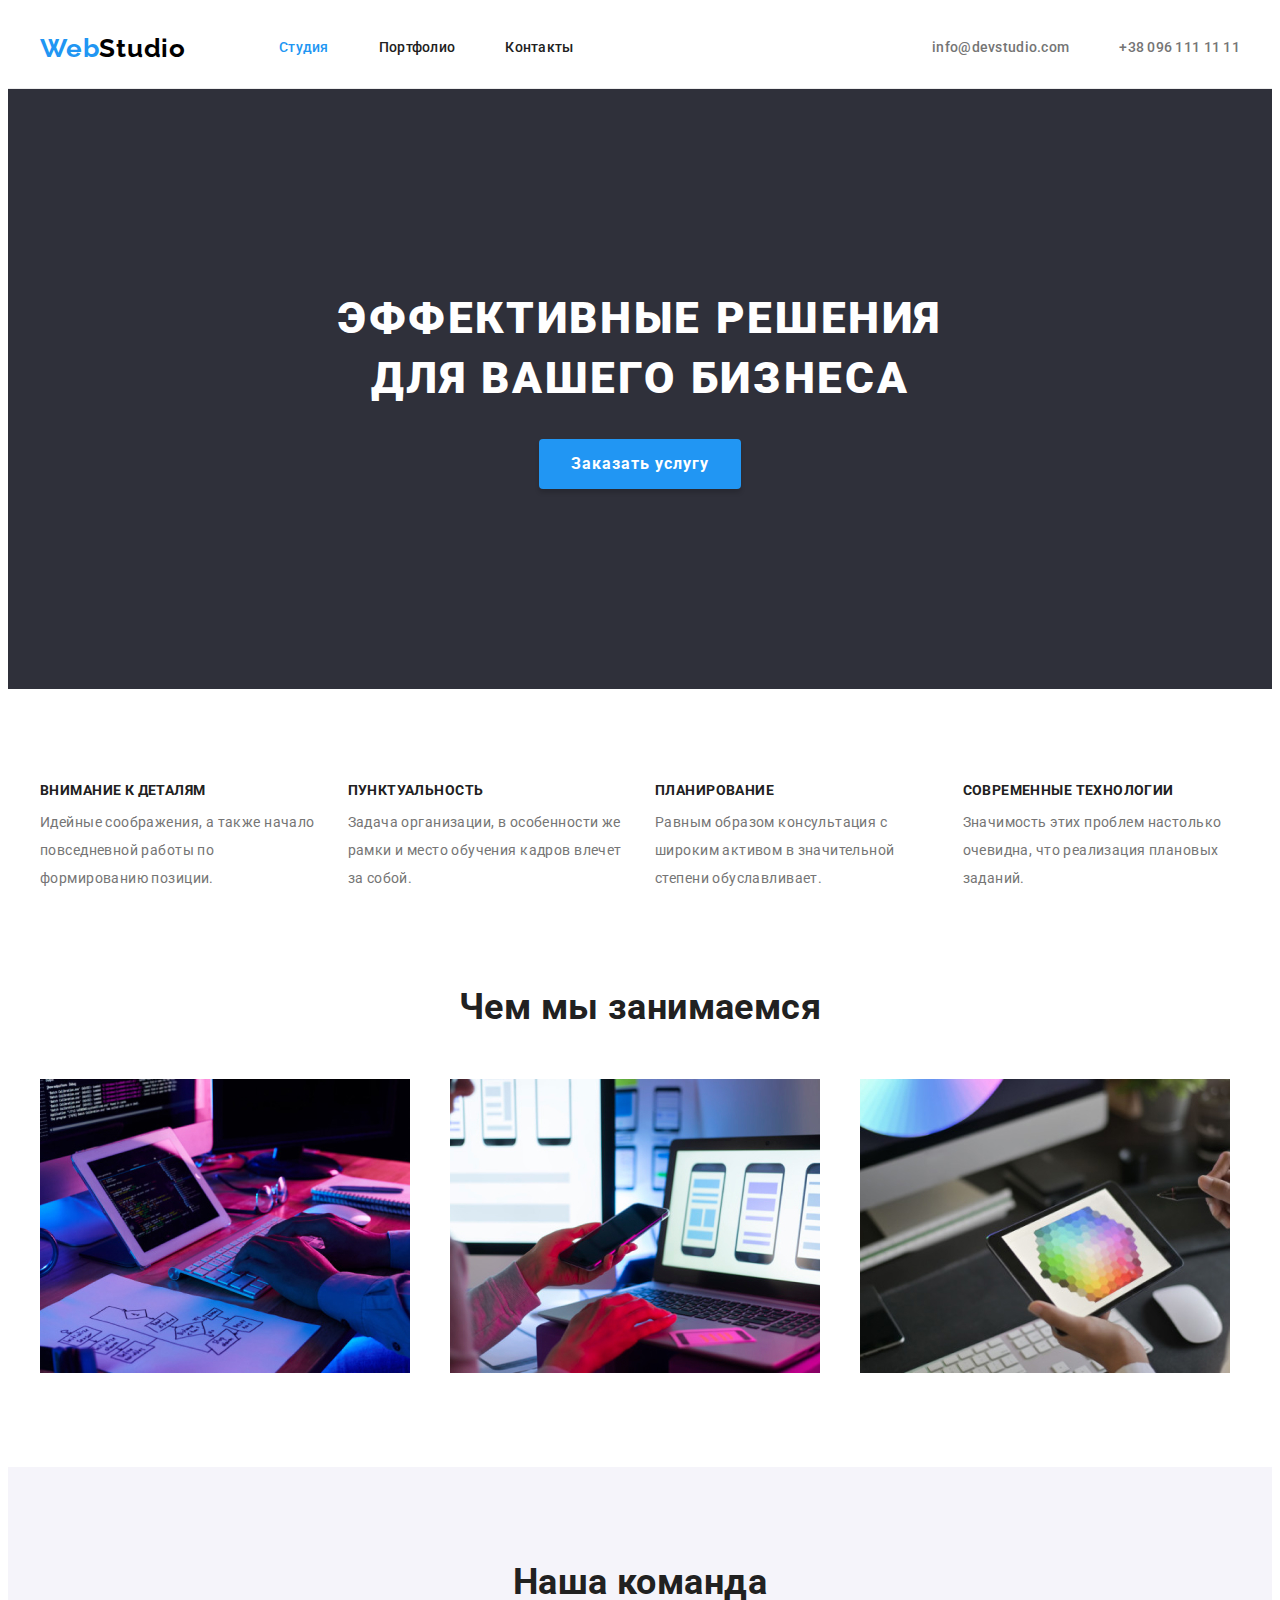
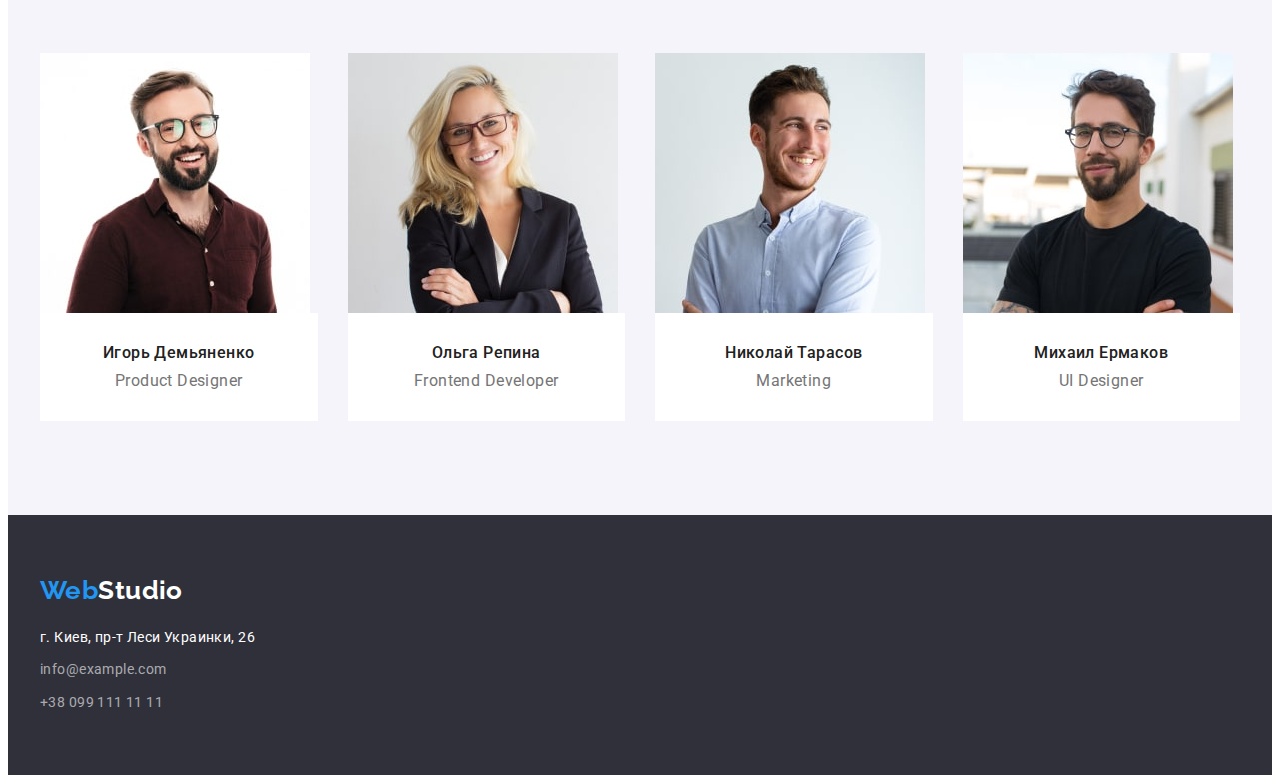
<file: index.html>
<!DOCTYPE html>
<html lang="ru">

<head>
	<meta charset="UTF-8">
	<meta http-equiv="X-UA-Compatible" content="IE=edge">
	<meta name="viewport" content="width=device-width, initial-scale=1.0">
	<title>Домашнее задание №3. Блочная модель.Flexbox.</title>
	<link rel="preconnect" href="https://fonts.googleapis.com">
	<link rel="preconnect" href="https://fonts.gstatic.com" crossorigin>
	<link href="https://fonts.googleapis.com/css2?family=Raleway:wght@700&family=Roboto:wght@400;500;700;900&display=swap"
		rel="stylesheet">
	<link rel="stylesheet" href="https://cdnjs.cloudflare.com/ajax/libs/modern-normalize/1.1.0/modern-normalize.min.css"
		integrity="sha512-wpPYUAdjBVSE4KJnH1VR1HeZfpl1ub8YT/NKx4PuQ5NmX2tKuGu6U/JRp5y+Y8XG2tV+wKQpNHVUX03MfMFn9Q=="
		crossorigin="anonymous" referrerpolicy="no-referrer" />
	<link rel="stylesheet" href="./css/styles.css">
</head>

<body>

	<!-- Шапка сайта -->

	<header class="header">
		<div class="container header-container">
			<a lang="en" href="/" class="logo link"><span class="accent">Web</span>Studio</a>

			<nav class="nav">
				<ul class="list nav-list">
					<li class="item"><a href="./index.html" class="nav-link link accent">Студия</a></li>
					<li class="item"><a href="./portfolio.html" class="nav-link link">Портфолио</a></li>
					<li class="item"><a href="" class="nav-link link">Контакты</a></li>
				</ul>
			</nav>

			<ul class="list nav-list">
				<li class="item"><a href="" class="nav-contacts link">info@devstudio.com</a></li>
				<li class="item"><a href="tel+380961111111" class="nav-contacts link">+38 096 111 11 11</a></li>
			</ul>
		</div>
	</header>

	<main>

		<!-- Герой/Hero -->

		<section class="hero">
			<h1 class="hero-title">Эффективные решения для вашего бизнеса</h1>
			<button type="button" class="hero-btn">Заказать услугу</button>
		</section>

		<!-- Преимущества/features -->

		<section class="features section">
			<div class="container">
				<h2 class="section-title visually-hidden">Особенности работы</h2>
				<ul class="features-list list">
					<li class="item">
						<h3 class="features-list-title">Внимание к деталям</h3>
						<p class="features-list-text">Идейные соображения, а также начало повседневной работы по формированию
							позиции.
						</p>
					</li>
					<li class="item">
						<h3 class="features-list-title">Пунктуальность</h3>
						<p class="features-list-text">Задача организации, в особенности же рамки и место обучения кадров влечет за
							собой.</p>
					</li>
					<li class="item">
						<h3 class="features-list-title">Планирование</h3>
						<p class="features-list-text">Равным образом консультация с широким активом в значительной степени
							обуславливает.</p>
					</li>
					<li class="item">
						<h3 class="features-list-title">Современные технологии</h3>
						<p class="features-list-text">Значимость этих проблем настолько очевидна, что реализация плановых заданий.
						</p>
					</li>
				</ul>
			</div>
		</section>

		<!-- Чем занимаемся / about -->

		<section class="about section">
			<div class="container about-container">
				<h2 class="section-title">Чем мы занимаемся</h2>
				<ul class="about-list list">
					<li class="item">
						<img src="./images/example-1.jpg" alt="пример-1" width="370">
					</li>
					<li class="item">
						<img src="./images/example-2.jpg" alt="пример-2" width="370">
					</li>
					<li class="item">
						<img src="./images/example-3.jpg" alt="пример-3" width="370">
					</li>
				</ul>
			</div>
		</section>

		<!-- Список сотрудников / employee -->

		<section class="employee section">
			<div class="container">
				<h2 class="section-title">Наша команда</h2>
				<ul class="employee-list list">
					<li class="item">
						<img src="./images/employee-igor.jpg" alt="сотрудник-Игорь" width="270">
						<div class="employee-content">
							<h3 class="employee-list-title">Игорь Демьяненко</h3>
							<p lang="en" class="employee-text">Product Designer</p>
						</div>
					</li>
					<li class="item">
						<img src="./images/employee-olga.jpg" alt="сотрудник-Ольга" width="270">
						<div class="employee-content">
							<h3 class="employee-list-title">Ольга Репина</h3>
							<p lang="en" class="employee-text">Frontend Developer</p>
						</div>
					</li>
					<li class="item">
						<img src="./images/employee-nikolay.jpg" alt="сотрудник-Николай" width="270">
						<div class="employee-content">
							<h3 class="employee-list-title">Николай Тарасов</h3>
							<p lang="en" class="employee-text">Marketing</p>
						</div>
					</li>
					<li class="item">
						<img src="./images/employee-mikhail.jpg" alt="сотрудник-Михаил" width="270">
						<div class="employee-content">
							<h3 class="employee-list-title">Михаил Ермаков</h3>
							<p lang="en" class="employee-text"> UI Designer</p>
						</div>
					</li>
				</ul>
			</div>
		</section>
	</main>

	<!-- Футер -->

	<footer class="footer">
		<div class="container">
			<a lang="en" href="/" class="logo-footer link"><span class="accent">Web</span>Studio</a>
			<address class="address">
				<ul class="footer-list list">
					<li class="item">
						<a href="https://goo.gl/maps/CjQ9s6MCLdmGukav5" target="_blank" rel="noopener noreferrer nofollow"
							class="address-link link">г. Киев,
							пр-т Леси Украинки, 26</a>
					</li>
					<li class="item">
						<a href="https://ginfo@example.com" class="footer-link link">info@example.com</a>
					</li>
					<li class="item">
						<a href="tel:+380991111111" class="footer-link link">+38 099 111 11 11</a>
					</li>
				</ul>
			</address>
		</div>
	</footer>
</body>

</html>
</file>
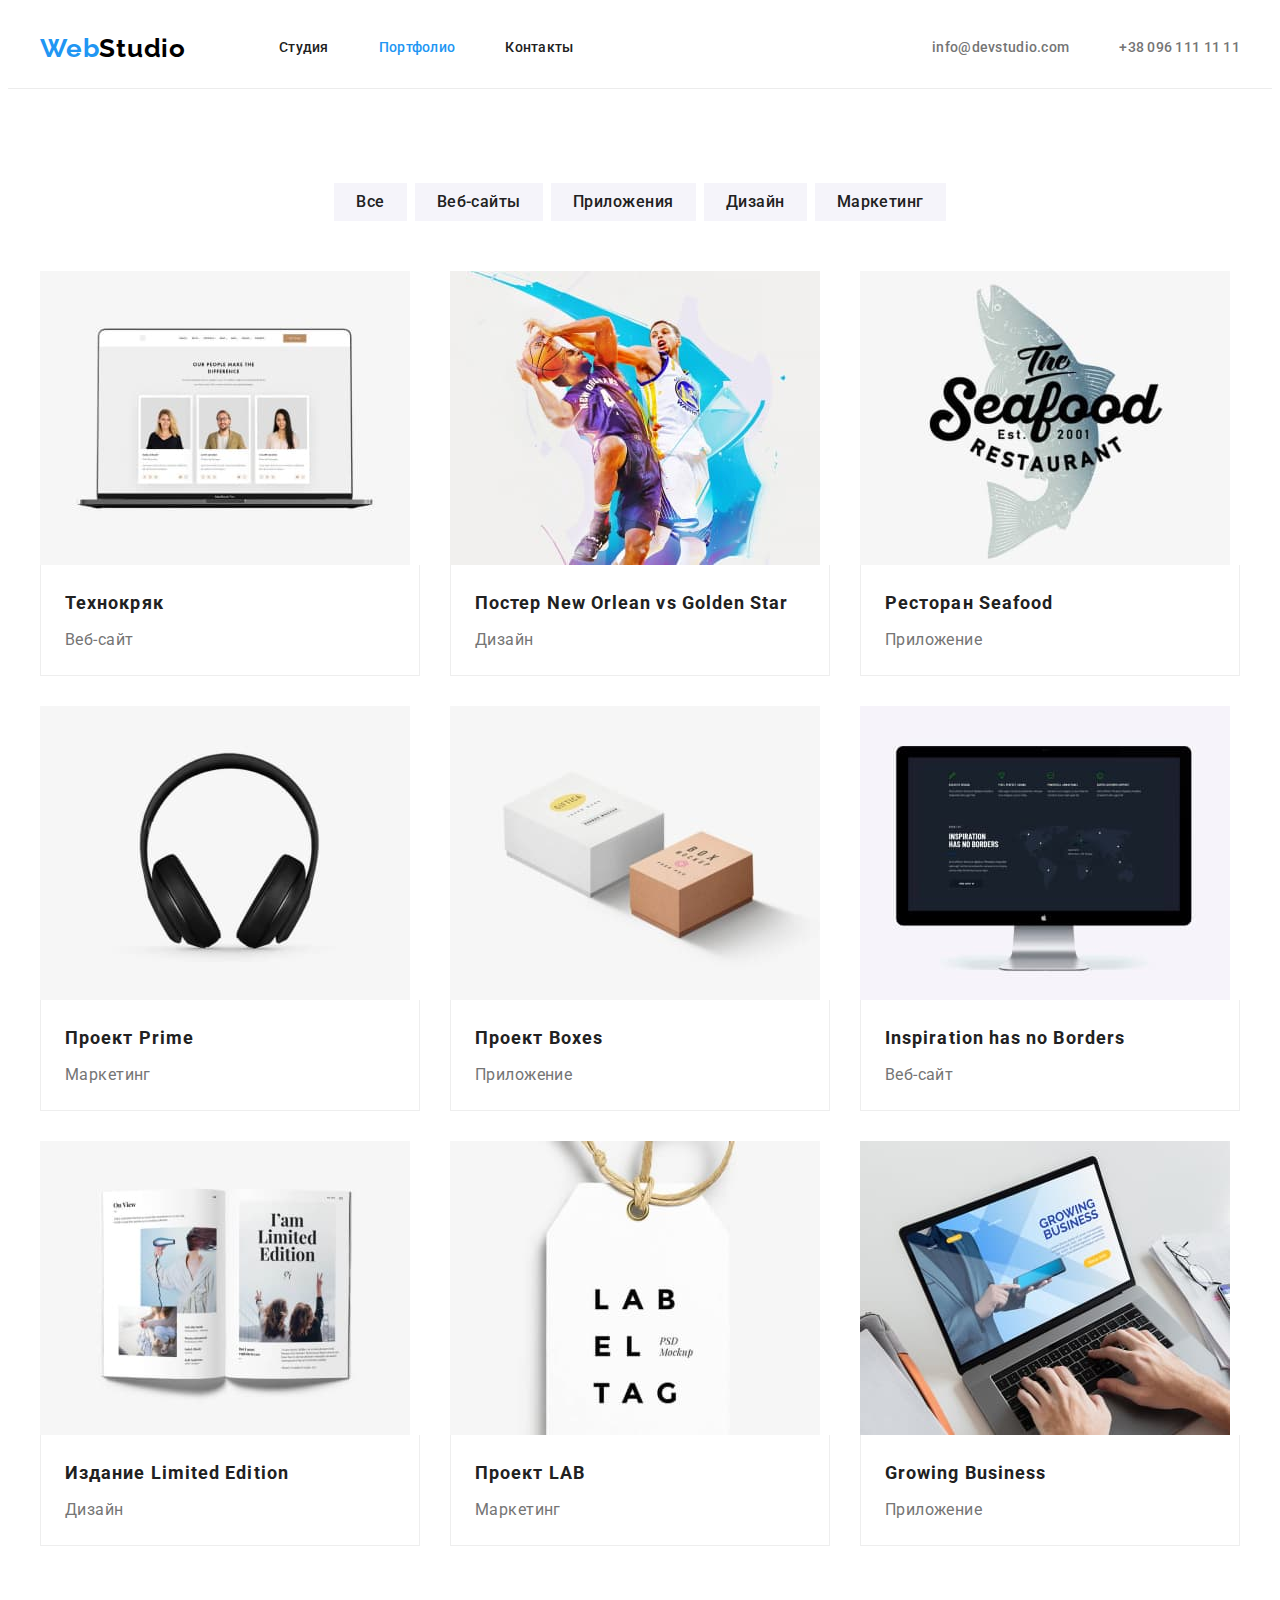
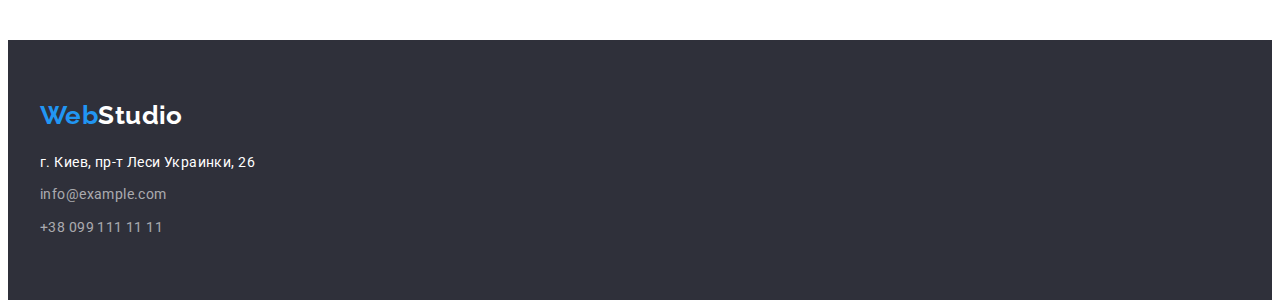
<file: portfolio.html>
<!DOCTYPE html>
<html lang="ru">

<head>
	<meta charset="UTF-8">
	<meta http-equiv="X-UA-Compatible" content="IE=edge">
	<meta name="viewport" content="width=device-width, initial-scale=1.0">
	<title>Домашнее задание №3.Портфолио</title>
	<link rel="preconnect" href="https://fonts.googleapis.com">
	<link rel="preconnect" href="https://fonts.gstatic.com" crossorigin>
	<link href="https://fonts.googleapis.com/css2?family=Raleway:wght@700&family=Roboto:wght@400;500;700;900&display=swap"
		rel="stylesheet">
	<link rel="stylesheet" href="https://cdnjs.cloudflare.com/ajax/libs/modern-normalize/1.1.0/modern-normalize.min.css"
		integrity="sha512-wpPYUAdjBVSE4KJnH1VR1HeZfpl1ub8YT/NKx4PuQ5NmX2tKuGu6U/JRp5y+Y8XG2tV+wKQpNHVUX03MfMFn9Q=="
		crossorigin="anonymous" referrerpolicy="no-referrer" />
	<link rel="stylesheet" href="./css/styles.css">
</head>

<body>
	<header class="header">
		<div class="container header-container">
			<a lang="en" href="/" class="logo link"><span class="accent">Web</span>Studio</a>

			<nav class="nav">
				<ul class="list nav-list">
					<li class="item"><a href="./index.html" class="nav-link link">Студия</a></li>
					<li class="item"><a href="./portfolio.html" class="nav-link link accent">Портфолио</a></li>
					<li class="item"><a href="" class="nav-link link">Контакты</a></li>
				</ul>
			</nav>

			<ul class="list nav-list">
				<li class="item"><a href="" class="nav-contacts link">info@devstudio.com</a></li>
				<li class="item"><a href="tel+380961111111" class="nav-contacts link">+38 096 111 11 11</a></li>
			</ul>
		</div>
	</header>

	<!-- Проекты веб-студии / projects -->

	<main>
		<section class="projects section">
			<div class="container">
				<h1 class="projects-title visually-hidden">Проекты веб-студии</h1>
				<ul class="list filter-list">
					<li class="item"><button type="button" class="filter-btn">Все</button></li>
					<li class="item"><button type="button" class="filter-btn">Веб-сайты</button></li>
					<li class="item"><button type="button" class="filter-btn">Приложения</button></li>
					<li class="item"><button type="button" class="filter-btn">Дизайн</button></li>
					<li class="item"><button type="button" class="filter-btn">Маркетинг</button></li>
				</ul>

				<ul class="list project-list">
					<li class="project-item">
						<a href="" class="link">
							<img src="./images/portfolio/img-1.jpg" alt="Ноутбук с сайтом на экране" width="370">
							<div class="project-content">
								<h2 class="project-title">Технокряк</h2>
								<p class="project-text">Веб-сайт</p>
							</div>
						</a>
					</li>
					<li class="project-item">
						<a href="" class="link">
							<img src="./images/portfolio/img-2.jpg" alt="Баскетболисты борятся за мяч" width="370">
							<div class="project-content">
								<h2 class="project-title">Постер <span lang="en">New Orlean vs Golden Star</span></h2>
								<p class="project-text">Дизайн</p>
							</div>
						</a>
					</li>
					<li class="project-item">
						<a href="" class="link">
							<img src="./images/portfolio/img-3.jpg" alt="Логотип-рыба ресторана морской еды" width="370">
							<div class="project-content">
								<h2 class="project-title">Ресторан <span lang="en">Seafood</span></h2>
								<p class="project-text">Приложение</p>
							</div>
						</a>
					</li>
					<li class="project-item">
						<a href="" class="link">
							<img src="./images/portfolio/img-4.jpg" alt="Большие наушники" width="370">
							<div class="project-content">
								<h2 class="project-title">Проект <span lang="en">Prime</span></h2>
								<p class="project-text">Маркетинг</p>
							</div>
						</a>
					</li>
					<li class="project-item">
						<a href="" class="link">
							<img src="./images/portfolio/img-5.jpg" alt="Две коробочки" width="370">
							<div class="project-content">
								<h2 class="project-title">Проект <span lang="en">Boxes</span></h2>
								<p class="project-text">Приложение</p>
							</div>
						</a>
					</li>
					<li class="project-item">
						<a href="" class="link">
							<img src="./images/portfolio/img-6.jpg" alt="Монитор с сайтом на экране" width="370">
							<div class="project-content">
								<h2 class="project-title"><span lang="en">Inspiration has no Borders</span></h2>
								<p class="project-text">Веб-сайт</p>
							</div>
						</a>
					</li>
					<li class="project-item">
						<a href="" class="link">
							<img src="./images/portfolio/img-7.jpg" alt="Раскрытая книга" width="370">
							<div class="project-content">
								<h2 class="project-title">Издание <span lang="en">Limited Edition</span></h2>
								<p class="project-text">Дизайн</p>
							</div>
						</a>
					</li>
					<li class="project-item">
						<a href="" class="link">
							<img src="./images/portfolio/img-8.jpg" alt="Бирка с рекламной надписью" width="370">
							<div class="project-content">
								<h2 class="project-title">Проект <span lang="en">LAB</span></h2>
								<p class="project-text">Маркетинг</p>
							</div>
						</a>
					</li>
					<li class="project-item">
						<a href="" class="link">
							<img src="./images/portfolio/img-9.jpg" alt="Ноутбук и другие предметы на рабочем месте" width="370">
							<div class="project-content">
								<h2 class="project-title"><span lang="en">Growing Business</span></h2>
								<p class="project-text">Приложение</p>
							</div>
						</a>
					</li>
				</ul>
			</div>
		</section>
	</main>

	<footer class="footer">
		<div class="container">
			<a lang="en" href="/" class="logo-footer link"><span class="accent">Web</span>Studio</a>
			<address class="address">
				<ul class="footer-list list">
					<li class="item">
						<a href="https://goo.gl/maps/CjQ9s6MCLdmGukav5" target="_blank" rel="noopener noreferrer nofollow"
							class="address-link link">г. Киев,
							пр-т Леси Украинки, 26</a>
					</li>
					<li class="item">
						<a href="https://ginfo@example.com" class="footer-link link">info@example.com</a>
					</li>
					<li class="item">
						<a href="tel:+380991111111" class="footer-link link">+38 099 111 11 11</a>
					</li>
				</ul>
			</address>
		</div>
	</footer>
</body>

</html>
</file>
<file: css/styles.css>
/* Палитра цветов
#212121 - цвет ссылок хеддера, заголовков h2, h3
#757575 - цвет параграфов, ссылок на почту и телефон (в футере +60% прозрачность)
#FFFFFF - h1, текст кнопок
#2196F3 - (Web - часть лого) фон кнопок, акцент на ссылках */

:root {
	--title-text-color: #212121;
	--text-color: #757575;
	--accent-color: #2196F3;
	--white-site-color: #FFFFFF;
	--logo-color: #000000;
	--secondary-background-color: #F5F4FA;
	--footer-background-color: #2F303A;
	--footer-link-color: rgba(255, 255, 255, 0.6);
}

body {
	color: var(--title-text-color);
	background-color: var(--white-site-color);

	font-family: Roboto, sans-serif;
	font-size: 14px;
	letter-spacing: 0.03em;
}

/* Reset some start properties */

p, h1, h2, h3, h4, h5, h6 {
	margin-top: 0;
	margin-bottom: 0;
}

ul {
	margin: 0;
	padding: 0;
}

button {
	cursor: pointer;
}

img {
	display: block;
	max-width: 100%;
	height: auto;
}

.list {
	list-style: none;
}

/* Header */

.header{
	border-bottom: 1px solid #ECECEC;
}

.section {
	padding-top: 94px;
	padding-bottom: 94px;
}

.container {
	width: 1200px;
	padding-left: 15px;
	padding-right: 15px;
	margin-top: 0;
	margin-left: auto;
	margin-right: auto;
}

.visually-hidden {
  position: absolute;
  white-space: nowrap;
  width: 1px;
  height: 1px;
  overflow: hidden;
  border: 0;
  padding: 0;
  clip: rect(0 0 0 0);
  clip-path: inset(50%);
  margin: -1px;
}

.header-container {
	display: flex;
	align-items: center;
}

.header-container .nav-list {
	margin-left: auto;
}

.link {
	text-decoration: none;
}

.logo {
	padding-top: 24px;
	padding-bottom: 24px;
	margin-right: 93px;

	color: var(--logo-color);
	font-family: Raleway, sans-serif;
	font-style: normal;
	font-weight: 700;
	font-size: 26px;
	line-height: 1.19;
	letter-spacing: 0.03em;

}

.nav-list {
	display: flex;
}

/* .nav-list .item {
	margin-right: 50px;
} */

.nav-list .item + .item {
	margin-left: 50px;
}

.nav-link {
	display: block;
	padding-top: 32px;
	padding-bottom: 32px;

	color: var(--title-text-color);
	font-weight: 500;
	line-height: 1.14;
	letter-spacing: 0.02em;
}

.nav-link:hover,
.nav-link:focus {
	color: var(--accent-color);
}

.nav-contacts {
	display: block;
	padding-top: 32px;
	padding-bottom: 32px;

	color: var(--text-color);
	font-weight: 500;
	line-height: 1.14;
	letter-spacing: 0.02em;
}

.nav-contacts:hover,
.nav-contacts:focus {
	color: var(--accent-color);
}

.accent {
	color: var(--accent-color);
}

/* Hero section */

.hero {
	padding-top: 200px;
	padding-bottom: 200px;

	background-color: var(--footer-background-color);
	text-align: center;
}

.hero-title {
	width: 696px;
	margin-right: auto;
	margin-left: auto;

	color: var(--white-site-color);


	font-weight: 900;
	font-size: 44px;
	line-height: 1.36;
	letter-spacing: 0.06em;
	text-transform: uppercase;
	/* text-align: center; */
	margin-bottom: 30px;

}

.hero-btn {
	color: var(--white-site-color);
	background-color: var(--accent-color);

	font-family: inherit;
	font-weight: 700;
	font-size: 16px;
	line-height: 1.87;
	cursor: pointer;

	align-items: center;
	text-align: center;
	letter-spacing: 0.06em;
	padding-top: 10px;
	padding-right: 32px;
	padding-bottom: 10px;
	padding-left: 32px;
	box-shadow: 0px 4px 4px rgba(0, 0, 0, 0.15);
	border-radius: 4px;
	border: none;
	margin-left: auto;
	margin-right: auto;

	min-width: 200px;
}

.hero-btn:hover,
.hero-btn:focus {
	color: var(--title-text-color);
}

/* Features section */

.features-list {
	display: flex;
}

.features-list .item {
	width: calc((100% - 90px)/4);
}

.features-list .item:not(:nth-child(4n)) {
	margin-right: 30px;
}

/* .features-list .item + .item {
	margin-left: 30px;
} */

.features-list-title {
	font-size: 14px;
	line-height: 1.14;
	text-transform: uppercase;
	margin-bottom: 10px;
}

.features-list-text {
	color: var(--text-color);
	line-height: 2;
}

.section-title {
	font-size: 36px;
	line-height: 1.17;
	text-align: center;
	margin-bottom: 50px;
}

/* About section */

.about {
	padding-top: 0;
}

.about-list {
	display: flex;
}

.about-list .item {
	width: calc((100% - 60px)/3);
}

.about-list .item:not(:nth-child(3n)) {
	margin-right: 30px;
}

/* Employee section */

.employee {
	background-color: var(--secondary-background-color);
}

.employee-content {
	background-color: var(--white-site-color);
	padding-top: 30px;
	padding-right: 10px;
	padding-left: 10px;
	padding-bottom: 30px;
}

.employee-list {
	display: flex;
}

.employee-list .item {
	width: calc((100% - 90px)/4);
}

.employee-list .item:not(:nth-child(4n)) {
	margin-right: 30px;
}

.employee-list-title {
	font-weight: 500;
	font-size: 16px;
	line-height: 1.19;
	text-align: center;

	margin-bottom: 10px;
}

.employee-text {
	color: var(--text-color);
	font-size: 16px;
	line-height: 1.18;
	text-align: center;
}

/* Footer */

.footer {
	background-color: var(--footer-background-color);
	padding-top: 60px;
	padding-bottom: 60px;
}

.logo-footer {
	color: var(--white-site-color);
	font-family: Raleway, sans-serif;
	font-weight: 700;
	font-size: 26px;
	line-height: 1.19;
	margin-bottom: 20px;
	display: inline-block;
}



.footer-list .item:not(:nth-last-child(-n + 1)) {
	margin-bottom: 9px;
}


.address-link {
	color: var(--white-site-color);
	font-style: normal;
	line-height: 1.71;
}

.address-link:hover,
.address-link:focus {
	color: var(--accent-color);
}

.footer-link {
	color: var(--footer-link-color);
	font-style: normal;
	line-height: 1.71;
}

.footer-link:hover,
.footer-link:focus {
	color: var(--accent-color);
}


/* Portfolio */

.projects {
	padding-top: 94px;
	padding-bottom: 94px;
}

.filter-list {
	display: flex;
	justify-content: center;
	margin-bottom: 50px;
}

.filter-list .item:not(:nth-last-child(-n + 1)) {
	margin-right: 8px;
}

.filter-btn {
	display: inline-block;
	padding-top: 6px;
	padding-right: 22px;
	padding-bottom: 6px;
	padding-left: 22px;

	color: var(--title-text-color);
	background-color: var(--secondary-background-color);

	font-family: inherit;
	font-style: inherit;
	font-weight: 500;
	font-size: 16px;
	line-height: 1.62;
	text-align: center;
	letter-spacing: 0.03em;

	cursor: pointer;
	border: 0;
}



.filter-btn:hover,
.filter-btn:focus {
	color: var(--white-site-color);
	background-color: var(--accent-color);
}

.project-list {
	display: flex;
	flex-wrap: wrap;
}

.project-item {
	width: calc((100% - 60px)/3);
}

.project-item:not(:nth-child(3n)) {
	margin-right: 30px;
}

.project-item:not(:nth-last-child(-n + 3)) {
	margin-bottom: 30px;
}

.project-content {
	padding-top: 20px;
	padding-right: 24px;
	padding-bottom: 20px;
	padding-left: 24px;

	display: block;
	border-right: 1px solid #EEEEEE;
	border-bottom: 1px solid #EEEEEE;
	border-left: 1px solid #EEEEEE;
}

.project-title {
	color: var(--title-text-color);
	font-size: 18px;
	line-height: 2;
	letter-spacing: 0.06em;

	margin-bottom: 4px;
}

.project-text {
	color: var(--text-color);
	font-size: 16px;
	line-height: 1.87;
}
</file>
